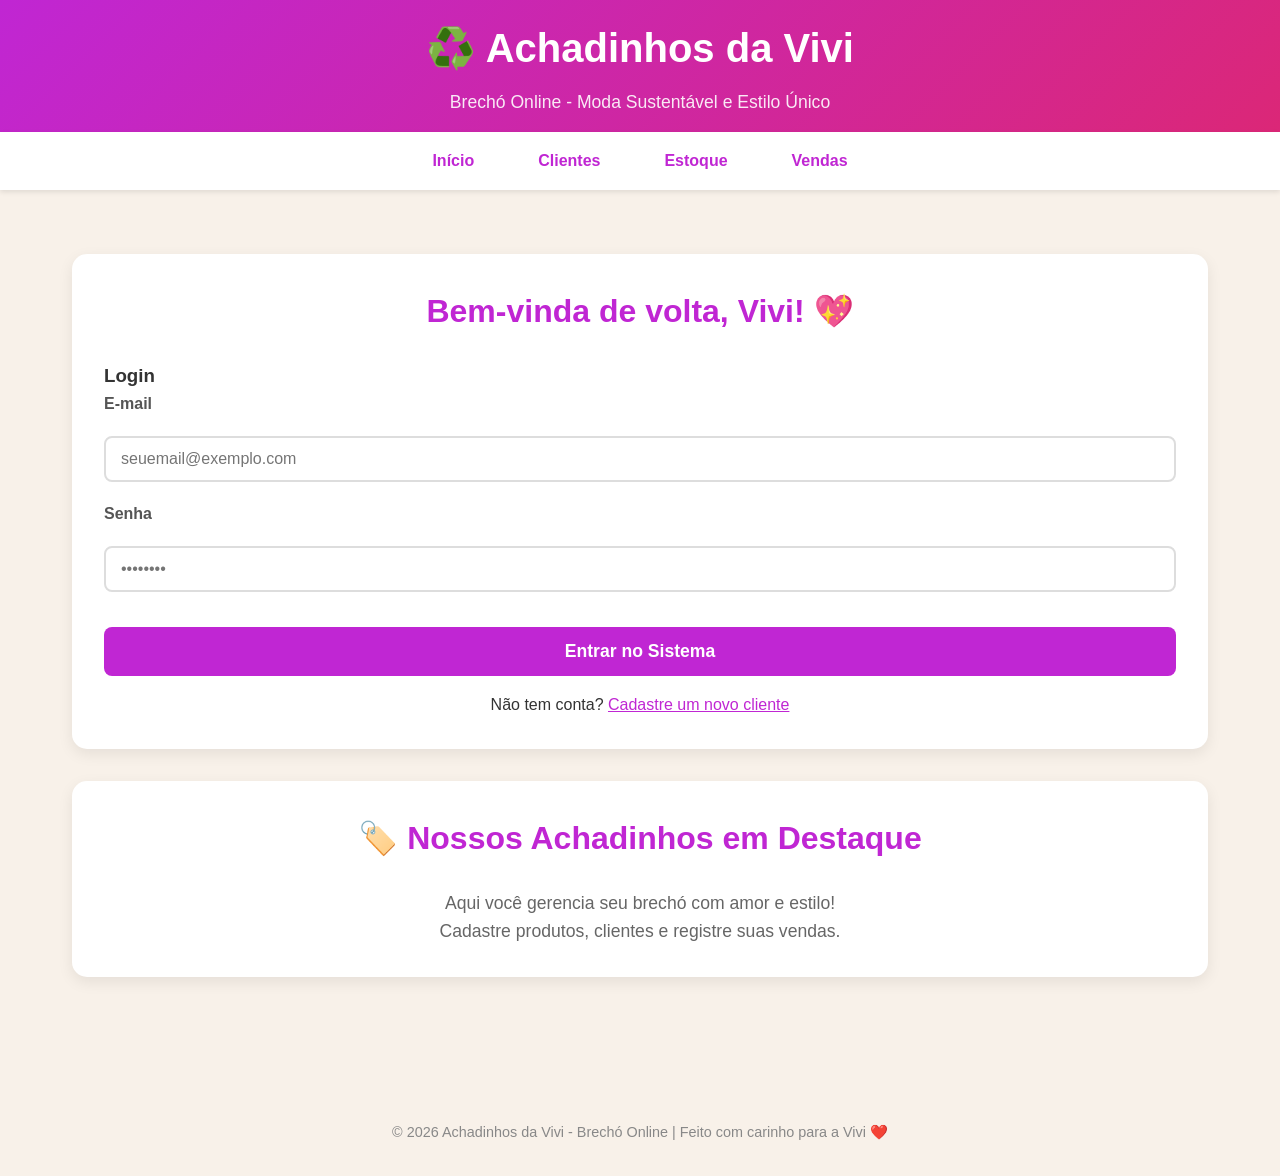
<file: index.html>
<!DOCTYPE html>
<html lang="pt-BR">
<head>
    <meta charset="UTF-8">
    <meta name="viewport" content="width=device-width, initial-scale=1.0">
    <title>Achadinhos da Vivi - Brechó Online</title>
    <link rel="stylesheet" href="style.css">
</head>
<body>
    <header>
        <h1>♻️ Achadinhos da Vivi</h1>
        <p>Brechó Online - Moda Sustentável e Estilo Único</p>
    </header>

    <nav>
        <ul>
            <li><a href="index.html">Início</a></li>
            <li><a href="cliente.html">Clientes</a></li>
            <li><a href="estoque.html">Estoque</a></li>
            <li><a href="financeiro.html">Vendas</a></li>
        </ul>
    </nav>

    <div class="container">
        <div class="card">
            <h2>Bem-vinda de volta, Vivi! 💖</h2>
            
            <h3>Login</h3>
            <form id="loginForm">
                <label for="email">E-mail</label>
                <input type="email" id="email" placeholder="seuemail@exemplo.com" required>
                
                <label for="senha">Senha</label>
                <input type="password" id="senha" placeholder="••••••••" required>
                
                <button type="submit">Entrar no Sistema</button>
            </form>
            
            <p style="text-align: center; margin-top: 1rem;">
                Não tem conta? <a href="cliente.html" style="color: #c026d3;">Cadastre um novo cliente</a>
            </p>
        </div>

        <div class="card">
            <h2>🏷️ Nossos Achadinhos em Destaque</h2>
            <p style="text-align: center; font-size: 1.1rem; color: #666;">
                Aqui você gerencia seu brechó com amor e estilo!<br>
                Cadastre produtos, clientes e registre suas vendas.
            </p>
        </div>
    </div>

    <footer class="footer">
        <p>&copy; 2026 Achadinhos da Vivi - Brechó Online | Feito com carinho para a Vivi ❤️</p>
    </footer>

    <script>
        document.getElementById('loginForm').addEventListener('submit', function(e) {
            e.preventDefault();
            alert('Login realizado com sucesso! Bem-vinda ao sistema, Vivi! ✨');
            window.location.href = "estoque.html";
        });
    </script>
</body>
</html>
</file>
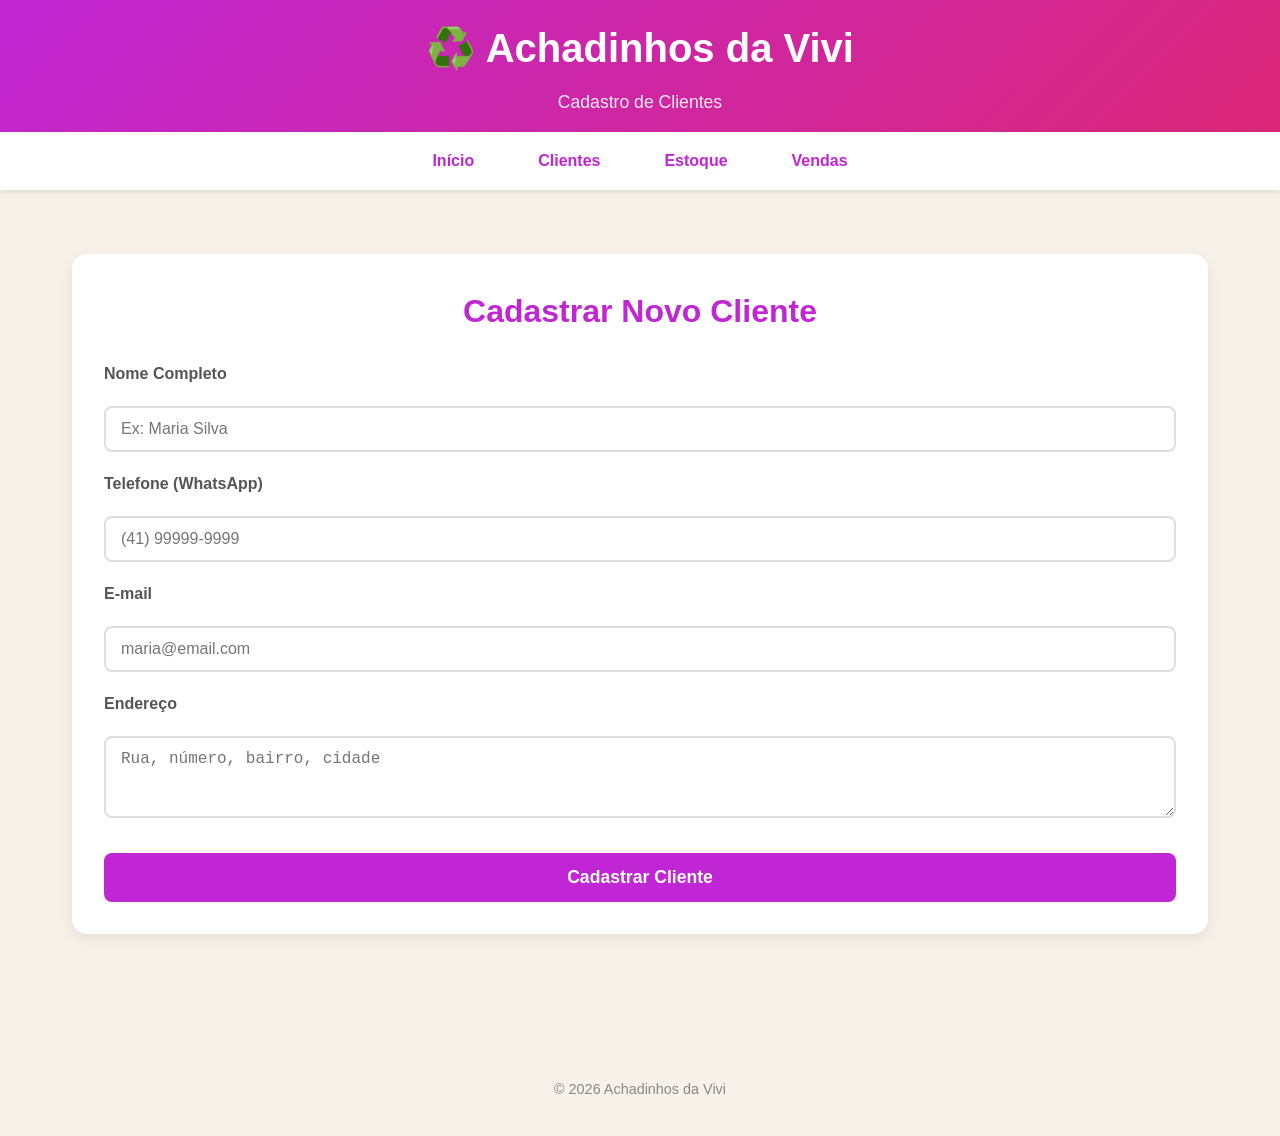
<file: cadastro.html>
<!DOCTYPE html>
<html lang="pt-BR">
<head>
    <meta charset="UTF-8">
    <meta name="viewport" content="width=device-width, initial-scale=1.0">
    <title>Cadastro de Cliente - Achadinhos da Vivi</title>
    <link rel="stylesheet" href="style.css">
</head>
<body>
    <header>
        <h1>♻️ Achadinhos da Vivi</h1>
        <p>Cadastro de Clientes</p>
    </header>

    <nav>
        <ul>
            <li><a href="index.html">Início</a></li>
            <li><a href="cliente.html">Clientes</a></li>
            <li><a href="estoque.html">Estoque</a></li>
            <li><a href="financeiro.html">Vendas</a></li>
        </ul>
    </nav>

    <div class="container">
        <div class="card">
            <h2>Cadastrar Novo Cliente</h2>
            <form id="clienteForm">
                <label>Nome Completo</label>
                <input type="text" id="nome" placeholder="Ex: Maria Silva" required>

                <label>Telefone (WhatsApp)</label>
                <input type="tel" id="telefone" placeholder="(41) 99999-9999" required>

                <label>E-mail</label>
                <input type="email" id="email" placeholder="maria@email.com">

                <label>Endereço</label>
                <textarea id="endereco" rows="3" placeholder="Rua, número, bairro, cidade"></textarea>

                <button type="submit">Cadastrar Cliente</button>
            </form>
        </div>
    </div>

    <footer class="footer">
        <p>&copy; 2026 Achadinhos da Vivi</p>
    </footer>

    <script>
        document.getElementById('clienteForm').addEventListener('submit', function(e) {
            e.preventDefault();
            alert('Cliente cadastrado com sucesso! 🎉');
            this.reset();
        });
    </script>
</body>
</html>
</file>
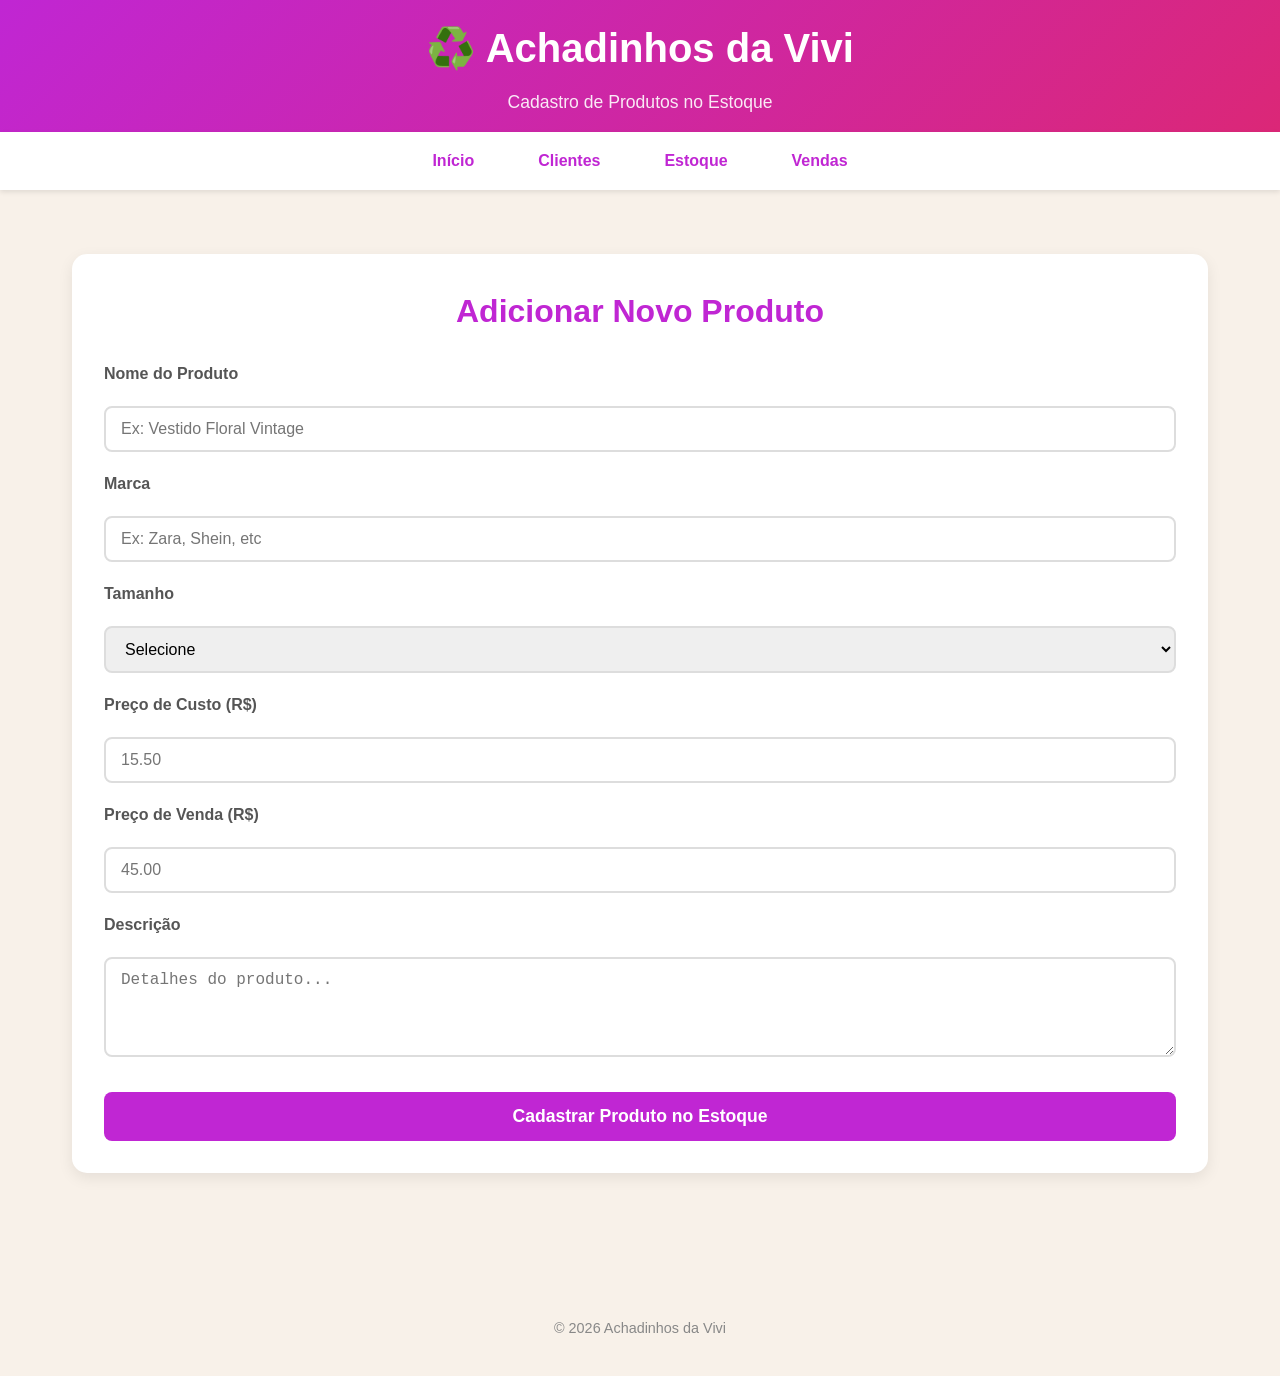
<file: estoque.html>
<!DOCTYPE html>
<html lang="pt-BR">
<head>
    <meta charset="UTF-8">
    <meta name="viewport" content="width=device-width, initial-scale=1.0">
    <title>Estoque - Achadinhos da Vivi</title>
    <link rel="stylesheet" href="style.css">
</head>
<body>
    <header>
        <h1>♻️ Achadinhos da Vivi</h1>
        <p>Cadastro de Produtos no Estoque</p>
    </header>

    <nav>
        <ul>
            <li><a href="index.html">Início</a></li>
            <li><a href="cliente.html">Clientes</a></li>
            <li><a href="estoque.html">Estoque</a></li>
            <li><a href="financeiro.html">Vendas</a></li>
        </ul>
    </nav>

    <div class="container">
        <div class="card">
            <h2>Adicionar Novo Produto</h2>
            <form id="produtoForm">
                <label>Nome do Produto</label>
                <input type="text" id="produtoNome" placeholder="Ex: Vestido Floral Vintage" required>

                <label>Marca</label>
                <input type="text" id="marca" placeholder="Ex: Zara, Shein, etc">

                <label>Tamanho</label>
                <select id="tamanho">
                    <option value="">Selecione</option>
                    <option>P</option>
                    <option>M</option>
                    <option>G</option>
                    <option>GG</option>
                </select>

                <label>Preço de Custo (R$)</label>
                <input type="number" id="precoCusto" step="0.01" placeholder="15.50">

                <label>Preço de Venda (R$)</label>
                <input type="number" id="precoVenda" step="0.01" placeholder="45.00" required>

                <label>Descrição</label>
                <textarea id="descricao" rows="4" placeholder="Detalhes do produto..."></textarea>

                <button type="submit">Cadastrar Produto no Estoque</button>
            </form>
        </div>
    </div>

    <footer class="footer">
        <p>&copy; 2026 Achadinhos da Vivi</p>
    </footer>

    <script>
        document.getElementById('produtoForm').addEventListener('submit', function(e) {
            e.preventDefault();
            alert('Produto cadastrado com sucesso no estoque! 🛍️');
            this.reset();
        });
    </script>
</body>
</html>
</file>
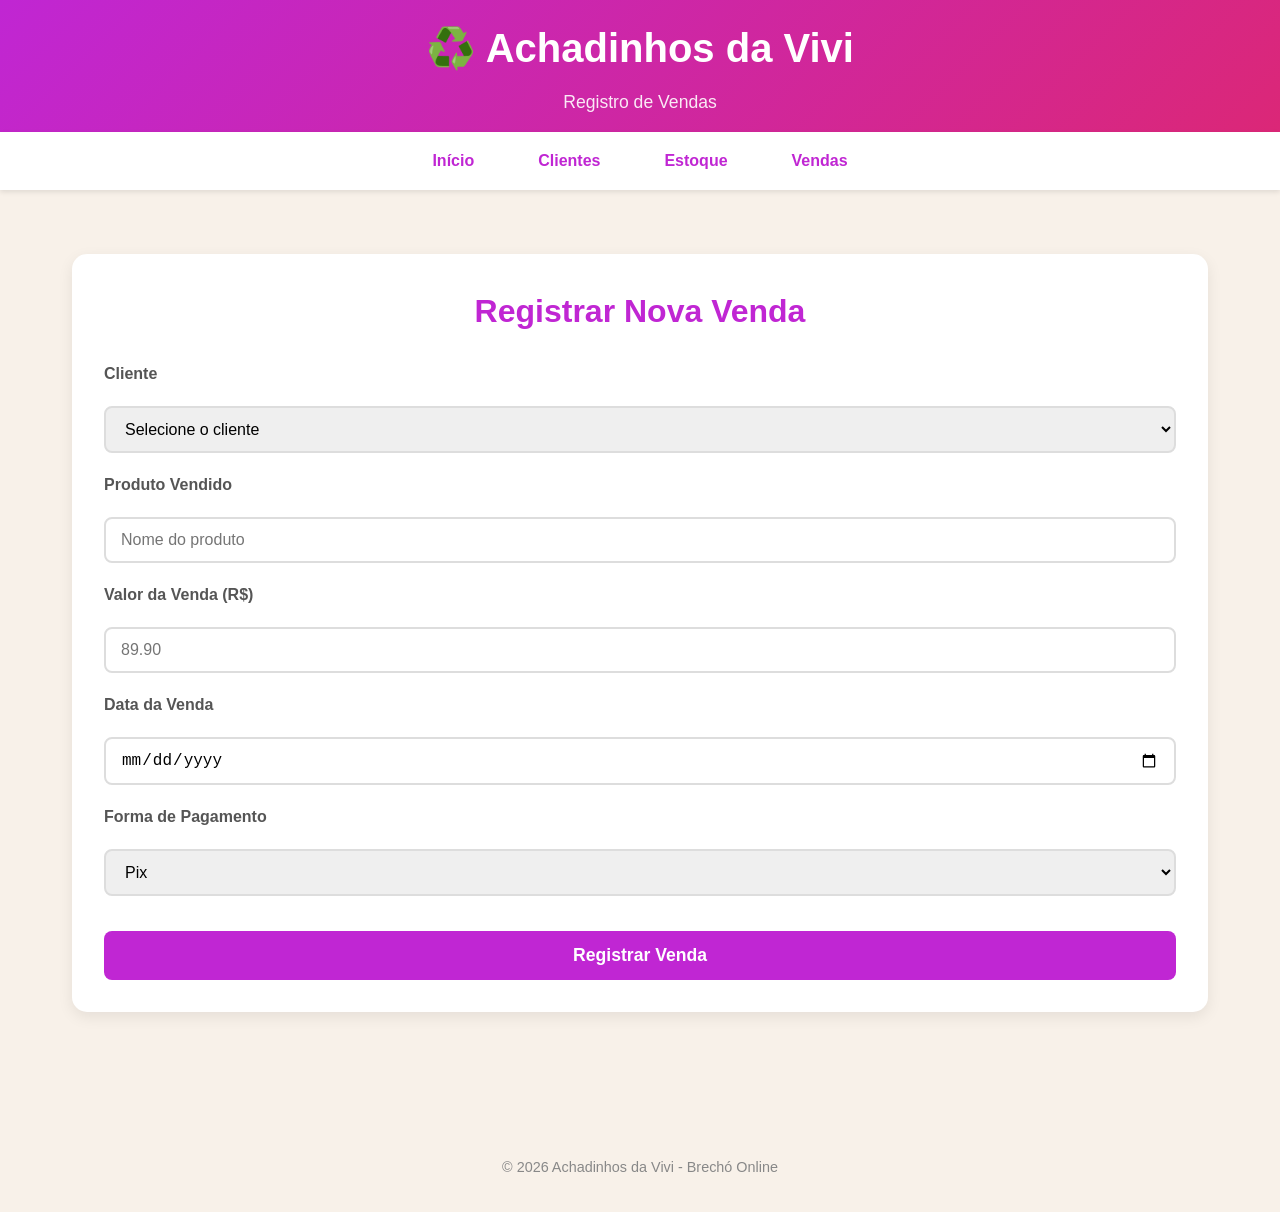
<file: financeiro.html>
<!DOCTYPE html>
<html lang="pt-BR">
<head>
    <meta charset="UTF-8">
    <meta name="viewport" content="width=device-width, initial-scale=1.0">
    <title>Vendas - Achadinhos da Vivi</title>
    <link rel="stylesheet" href="style.css">
</head>
<body>
    <header>
        <h1>♻️ Achadinhos da Vivi</h1>
        <p>Registro de Vendas</p>
    </header>

    <nav>
        <ul>
            <li><a href="index.html">Início</a></li>
            <li><a href="cliente.html">Clientes</a></li>
            <li><a href="estoque.html">Estoque</a></li>
            <li><a href="financeiro.html">Vendas</a></li>
        </ul>
    </nav>

    <div class="container">
        <div class="card">
            <h2>Registrar Nova Venda</h2>
            <form id="vendaForm">
                <label>Cliente</label>
                <select id="clienteVenda" required>
                    <option value="">Selecione o cliente</option>
                    <option>Maria Silva</option>
                    <option>Ana Costa</option>
                    <option>Joana Pereira</option>
                </select>

                <label>Produto Vendido</label>
                <input type="text" id="produtoVendido" placeholder="Nome do produto" required>

                <label>Valor da Venda (R$)</label>
                <input type="number" id="valorVenda" step="0.01" placeholder="89.90" required>

                <label>Data da Venda</label>
                <input type="date" id="dataVenda" required>

                <label>Forma de Pagamento</label>
                <select id="pagamento">
                    <option>Pix</option>
                    <option>Dinheiro</option>
                    <option>Cartão de Crédito</option>
                    <option>Cartão de Débito</option>
                </select>

                <button type="submit">Registrar Venda</button>
            </form>
        </div>
    </div>

    <footer class="footer">
        <p>&copy; 2026 Achadinhos da Vivi - Brechó Online</p>
    </footer>

    <script>
        document.getElementById('vendaForm').addEventListener('submit', function(e) {
            e.preventDefault();
            alert('Venda registrada com sucesso! 💰');
            this.reset();
        });
    </script>
</body>
</html>
</file>
<file: style.css>
* {
    margin: 0;
    padding: 0;
    box-sizing: border-box;
}

body {
    font-family: 'Segoe UI', Tahoma, Geneva, Verdana, sans-serif;
    background-color: #f8f1e9;
    color: #333;
    line-height: 1.6;
}

header {
    background: linear-gradient(135deg, #c026d3, #db2777);
    color: white;
    padding: 1rem 0;
    text-align: center;
    box-shadow: 0 4px 10px rgba(0,0,0,0.1);
}

header h1 {
    font-size: 2.5rem;
    margin-bottom: 0.5rem;
}

header p {
    font-size: 1.1rem;
    opacity: 0.9;
}

nav {
    background: #fff;
    padding: 1rem;
    box-shadow: 0 2px 5px rgba(0,0,0,0.1);
    margin-bottom: 2rem;
}

nav ul {
    display: flex;
    justify-content: center;
    list-style: none;
    gap: 2rem;
    flex-wrap: wrap;
}

nav a {
    text-decoration: none;
    color: #c026d3;
    font-weight: 600;
    padding: 0.5rem 1rem;
    border-radius: 25px;
    transition: all 0.3s;
}

nav a:hover {
    background: #c026d3;
    color: white;
}

.container {
    max-width: 1200px;
    margin: 0 auto;
    padding: 2rem;
}

.card {
    background: white;
    border-radius: 15px;
    box-shadow: 0 5px 15px rgba(0,0,0,0.08);
    padding: 2rem;
    margin-bottom: 2rem;
}

h2 {
    color: #c026d3;
    margin-bottom: 1.5rem;
    text-align: center;
    font-size: 2rem;
}

form {
    display: grid;
    gap: 1.2rem;
}

label {
    font-weight: 600;
    color: #555;
}

input, select, textarea {
    padding: 12px 15px;
    border: 2px solid #ddd;
    border-radius: 8px;
    font-size: 1rem;
    transition: border 0.3s;
}

input:focus, select:focus, textarea:focus {
    outline: none;
    border-color: #c026d3;
}

button {
    background: #c026d3;
    color: white;
    padding: 14px;
    border: none;
    border-radius: 8px;
    font-size: 1.1rem;
    font-weight: bold;
    cursor: pointer;
    transition: all 0.3s;
    margin-top: 1rem;
}

button:hover {
    background: #9f1a9e;
    transform: translateY(-2px);
}

.table-container {
    overflow-x: auto;
}

table {
    width: 100%;
    border-collapse: collapse;
    margin-top: 1rem;
}

th, td {
    padding: 12px;
    text-align: left;
    border-bottom: 1px solid #eee;
}

th {
    background: #fce7f3;
    color: #c026d3;
}

.footer {
    text-align: center;
    padding: 2rem;
    color: #888;
    font-size: 0.9rem;
    margin-top: 3rem;
}

/* Responsivo */
@media (max-width: 768px) {
    nav ul {
        flex-direction: column;
        align-items: center;
    }
    
    header h1 {
        font-size: 2rem;
    }
}
</file>
